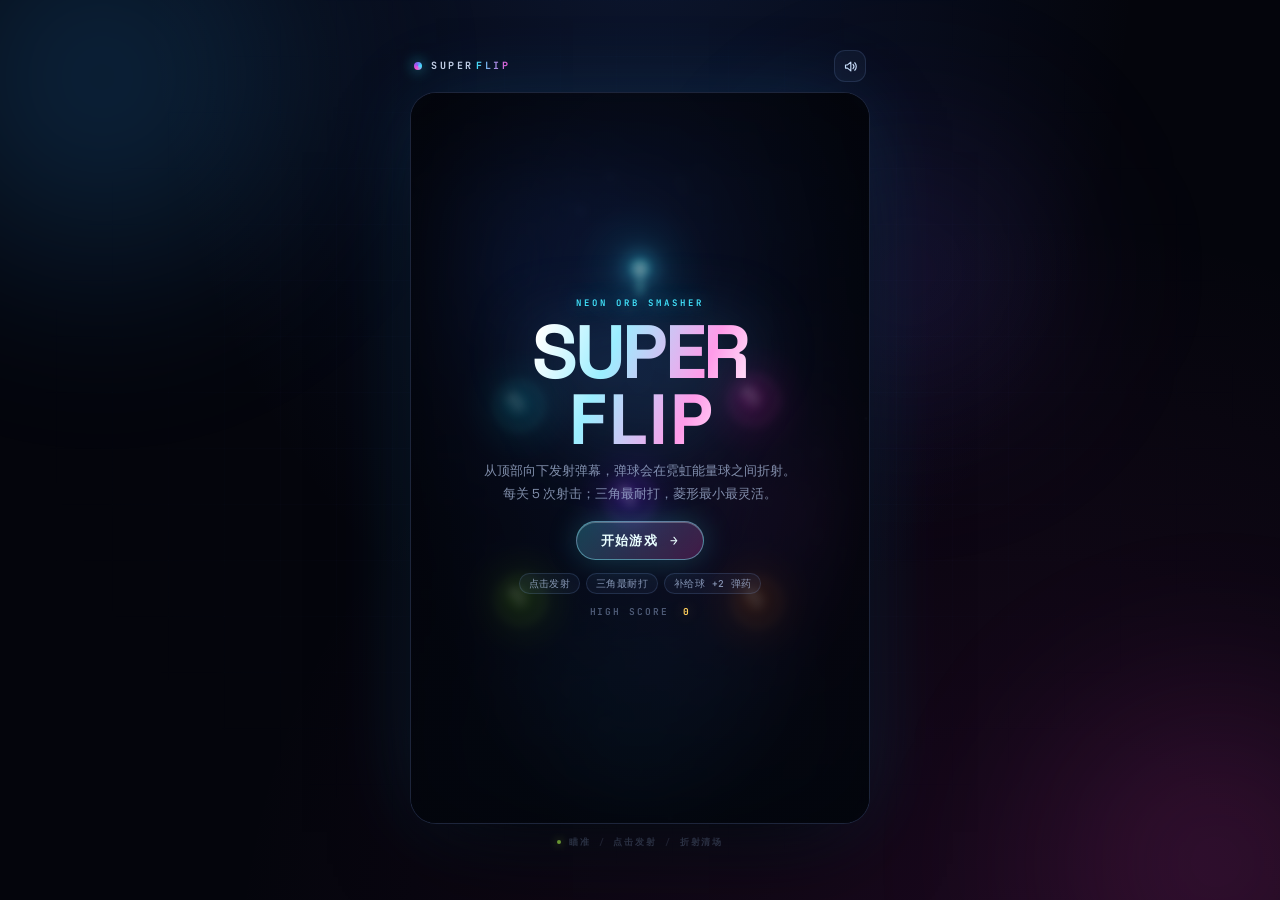
<file: demos/flip/index.html>
<!DOCTYPE html>
<html lang="zh-CN">
<head>
    <meta charset="utf-8">
    <meta name="viewport" content="width=device-width, initial-scale=1, viewport-fit=cover">
    <meta name="theme-color" content="#05060f">
    <meta name="description" content="Super Flip —— 一款霓虹风格的弹球折射街机小游戏。">
    <title>Super Flip · 霓虹弹球</title>
    <link rel="icon" href="data:image/svg+xml,%3Csvg xmlns='http://www.w3.org/2000/svg' viewBox='0 0 64 64'%3E%3Crect width='64' height='64' rx='16' fill='%23070b18'/%3E%3Ccircle cx='32' cy='32' r='16' fill='none' stroke='%2342e8ff' stroke-width='4'/%3E%3Ccircle cx='32' cy='32' r='5' fill='%23ff4fd8'/%3E%3C/svg%3E">
    <link rel="preconnect" href="https://fonts.googleapis.com">
    <link rel="preconnect" href="https://fonts.gstatic.com" crossorigin>
    <link href="https://fonts.googleapis.com/css2?family=JetBrains+Mono:wght@500;700&family=Space+Grotesk:wght@400;500;600;700&display=swap" rel="stylesheet">
    <link rel="stylesheet" href="./styles.css">
</head>
<body>
    <div class="aurora" aria-hidden="true">
        <span class="orb orb-a"></span>
        <span class="orb orb-b"></span>
        <span class="orb orb-c"></span>
    </div>

    <main class="app">
        <header class="topbar">
            <div class="brand">
                <span class="brand-mark"></span>
                <span>SUPER</span><span class="brand-flip">FLIP</span>
            </div>
            <button class="icon-btn" id="soundBtn" type="button" aria-label="静音">
                <svg viewBox="0 0 24 24" fill="none" stroke="currentColor" stroke-width="1.8" stroke-linecap="round" stroke-linejoin="round" aria-hidden="true">
                    <path d="M4 9.5h3.2L12.5 5v14L7.2 14.5H4z"/>
                    <path d="M16 8.6a5 5 0 0 1 0 6.8"/>
                    <path d="M18.8 6a8.6 8.6 0 0 1 0 12"/>
                </svg>
                <span class="slash"></span>
            </button>
        </header>

        <section class="stage" id="stage">
            <canvas id="game" width="440" height="700" aria-label="Super Flip 弹球游戏区域">你的浏览器不支持 Canvas，请使用现代浏览器打开。</canvas>

            <div class="hud">
                <div class="hud-top">
                    <div class="stat">
                        <span class="stat-label">SCORE</span>
                        <span class="stat-value" id="score">0</span>
                    </div>
                    <div class="combo" id="combo" aria-hidden="true">×2</div>
                    <div class="stat stat-right">
                        <span class="stat-label">WAVE</span>
                        <span class="stat-value" id="wave">01</span>
                    </div>
                </div>
                <div class="shots" id="shots">
                    <span class="shots-label">SHOTS</span>
                    <div class="shots-pips" id="shotsPips">
                        <i></i><i></i><i></i><i></i><i></i>
                    </div>
                </div>
                <div class="ammo" id="ammo">
                    <span class="ammo-label">AMMO</span>
                    <div class="ammo-track"><span class="ammo-fill" id="ammoFill"></span></div>
                    <span class="ammo-count" id="ammoCount">0</span>
                </div>
            </div>

            <div class="toast" id="toast" aria-live="polite">
                <span class="toast-title" id="toastTitle"></span>
                <span class="toast-sub" id="toastSub"></span>
            </div>

            <div class="screen is-visible" id="screenStart">
                <div class="screen-inner">
                    <p class="eyebrow">NEON ORB SMASHER</p>
                    <h1 class="title">SUPER<span>FLIP</span></h1>
                    <p class="tagline">从顶部向下发射弹幕，弹球会在霓虹能量球之间折射。<br>每关 5 次射击；三角最耐打，菱形最小最灵活。</p>
                    <button class="cta" id="startBtn" type="button">开始游戏 <span class="arrow">→</span></button>
                    <div class="tips">
                        <span>点击发射</span>
                        <span>三角最耐打</span>
                        <span>补给球 +2 弹药</span>
                    </div>
                    <p class="best-line">HIGH SCORE <b id="bestStart">0</b></p>
                    <p class="boot-hint" id="bootHint" hidden>请在项目目录执行 <code>npm start</code>，再访问 http://localhost:4321</p>
                </div>
            </div>

            <div class="screen" id="screenClear">
                <div class="screen-inner">
                    <p class="eyebrow">WAVE <span id="clearWave">01</span> CLEARED</p>
                    <h2 class="headline">星域清空</h2>
                    <div class="score-big" id="clearScore">0</div>
                    <div class="stats">
                        <div><span>剩余射击</span><b id="clearAmmo">0</b></div>
                        <div><span>清场奖励</span><b id="clearBonus">+0</b></div>
                    </div>
                    <button class="cta" id="nextBtn" type="button">进入下一波 <span class="arrow">→</span></button>
                </div>
            </div>

            <div class="screen" id="screenOver">
                <div class="screen-inner">
                    <p class="eyebrow">OUT OF SHOTS</p>
                    <h2 class="headline">射击次数耗尽</h2>
                    <div class="score-big" id="overScore">0</div>
                    <div class="stats">
                        <div><span>最高分</span><b id="overBest">0</b></div>
                        <div><span>抵达波次</span><b id="overWave">01</b></div>
                    </div>
                    <button class="cta" id="retryBtn" type="button">再来一局 <span class="arrow">↻</span></button>
                </div>
            </div>
        </section>

        <footer class="foot">
            <span class="dot"></span>
            <span>瞄准</span><span class="sep">/</span>
            <span>点击发射</span><span class="sep">/</span>
            <span>折射清场</span>
        </footer>
    </main>

    <script type="module" src="./src/main.js"></script>
    <script>
        // 直接双击打开 file:// 时 ES Module 无法加载，给出启动提示
        window.setTimeout(function () {
            if (!window.__superflipBooted) {
                document.getElementById('bootHint').hidden = false
            }
        }, 1500)
    </script>
</body>
</html>
</file>
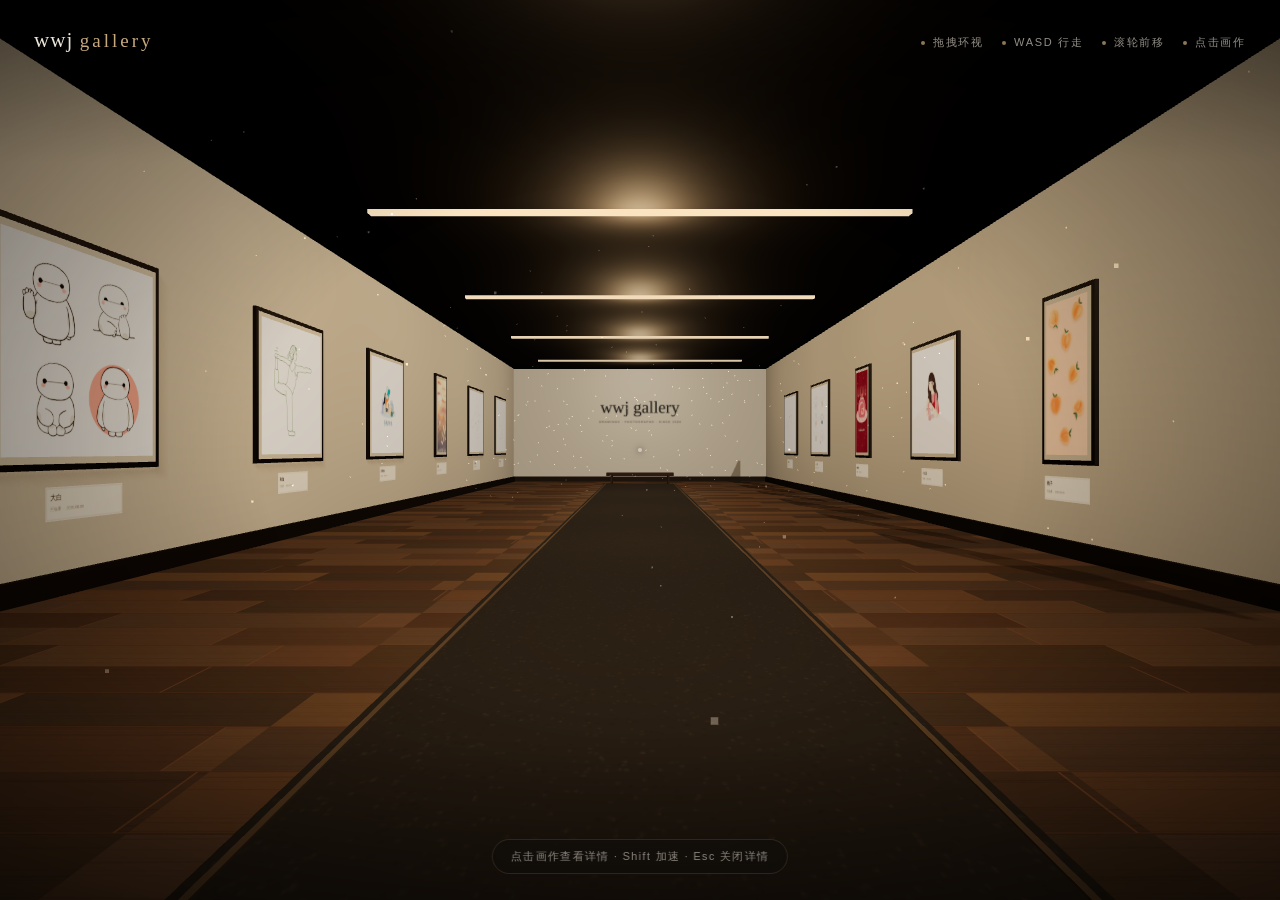
<file: demos/gallery/index.html>
<!DOCTYPE html>
<html lang="zh-CN">
<head>
    <meta charset="UTF-8">
    <meta name="viewport" content="width=device-width, initial-scale=1.0, viewport-fit=cover">
    <meta name="theme-color" content="#0a0908">
    <title>wwj gallery</title>
    <link rel="icon" href="data:image/svg+xml,%3Csvg xmlns='http://www.w3.org/2000/svg' viewBox='0 0 64 64'%3E%3Crect width='64' height='64' fill='%230a0908'/%3E%3Ctext x='32' y='43' font-size='30' text-anchor='middle' fill='%23c8a97e' font-family='Georgia,serif'%3Ew%3C/text%3E%3C/svg%3E">
    <link rel="stylesheet" href="./assets/index.css">
    <script src="./gallery/list.js"></script>
</head>
<body>
    <div id="app"></div>
    <div class="vignette"></div>

    <header class="hud hud-top">
        <a class="brand" href="./">wwj <em>gallery</em></a>
        <div class="hint">
            <span>拖拽环视</span>
            <span>WASD 行走</span>
            <span>滚轮前移</span>
            <span>点击画作</span>
        </div>
    </header>

    <div class="hint-bar">点击画作查看详情 · Shift 加速 · Esc 关闭详情</div>

    <div class="tooltip" id="tooltip"></div>
    <div class="crosshair" aria-hidden="true"></div>

    <div class="intro" id="intro">
        <div class="intro-kicker">A SMALL PRIVATE GALLERY</div>
        <h1 class="intro-title">wwj gallery</h1>
        <div class="intro-sub">正在走进画廊</div>
    </div>

    <div class="loader" id="loader">
        <div class="loader-inner">
            <div class="loader-title">wwj <em>gallery</em></div>
            <div class="loader-sub">正在布展</div>
            <div class="loader-bar"><span id="loaderFill"></span></div>
            <div class="loader-pct" id="loaderPct">0%</div>
        </div>
    </div>

    <div class="detail" id="detail" role="dialog" aria-modal="true" aria-labelledby="detailTitle" aria-hidden="true">
        <div class="detail-backdrop"></div>
        <figure class="detail-card">
            <img id="detailImg" alt="">
            <figcaption>
                <div class="detail-kicker">ARTWORK</div>
                <h2 id="detailTitle"></h2>
                <p id="detailDesc"></p>
                <time id="detailMeta"></time>
            </figcaption>
        </figure>
        <button class="detail-close" id="detailClose" aria-label="关闭">×</button>
    </div>

    <script type="module" src="./src/three/main.js"></script>
</body>
</html>
</file>
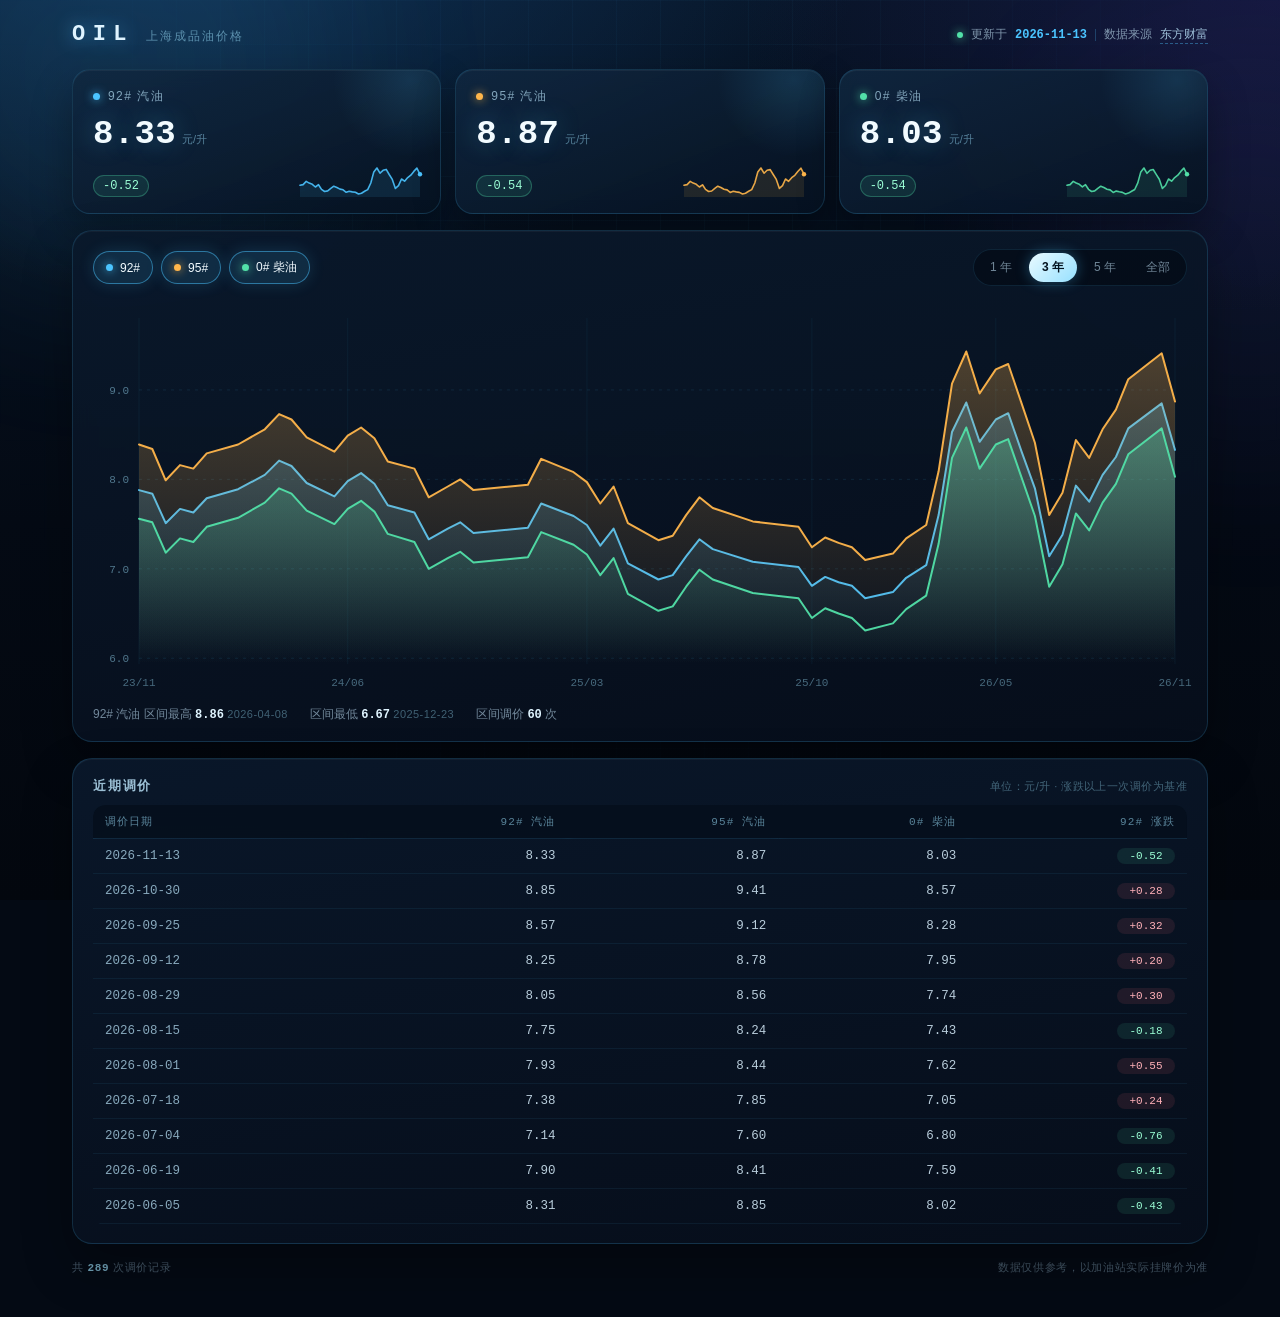
<file: demos/oil_price/index.html>
<!doctype html>
<html lang="zh-CN">

<head>
    <meta charset="UTF-8">
    <meta name="viewport" content="width=device-width, initial-scale=1.0">
    <title>油价走势 · 上海</title>
    <link rel="stylesheet" href="./style.css">
</head>

<body>
    <div class="glow glow-a"></div>
    <div class="glow glow-b"></div>
    <header class="top">
        <div class="brand">
            <span class="brand-mark">OIL</span>
            <span class="brand-sub">上海成品油价格</span>
        </div>
        <div class="top-meta">
            <span class="pulse"></span>
            更新于 <b id="updated">—</b>
            <span class="divider"></span>
            数据来源 <a href="https://data.eastmoney.com/cjsj/yjtz/default.html" target="_blank" rel="noreferrer">东方财富</a>
        </div>
    </header>

    <main class="wrap">
        <section class="price-grid" id="price-grid">
            <article class="price-card" data-key="p92">
                <div class="price-head"><span class="tag tag-92"></span>92# 汽油</div>
                <div class="price-body">
                    <span class="price-value">—</span>
                    <span class="price-unit">元/升</span>
                </div>
                <div class="price-foot">
                    <span class="delta">—</span>
                    <svg class="spark" viewBox="0 0 120 32" preserveAspectRatio="none"></svg>
                </div>
            </article>
            <article class="price-card" data-key="p95">
                <div class="price-head"><span class="tag tag-95"></span>95# 汽油</div>
                <div class="price-body">
                    <span class="price-value">—</span>
                    <span class="price-unit">元/升</span>
                </div>
                <div class="price-foot">
                    <span class="delta">—</span>
                    <svg class="spark" viewBox="0 0 120 32" preserveAspectRatio="none"></svg>
                </div>
            </article>
            <article class="price-card" data-key="p0">
                <div class="price-head"><span class="tag tag-0"></span>0# 柴油</div>
                <div class="price-body">
                    <span class="price-value">—</span>
                    <span class="price-unit">元/升</span>
                </div>
                <div class="price-foot">
                    <span class="delta">—</span>
                    <svg class="spark" viewBox="0 0 120 32" preserveAspectRatio="none"></svg>
                </div>
            </article>
        </section>

        <section class="panel chart-panel">
            <div class="panel-head">
                <div class="legend" id="legend">
                    <button class="chip active" data-series="p92"><i class="dot dot-92"></i>92#</button>
                    <button class="chip active" data-series="p95"><i class="dot dot-95"></i>95#</button>
                    <button class="chip active" data-series="p0"><i class="dot dot-0"></i>0# 柴油</button>
                </div>
                <div class="ranges" id="ranges">
                    <button data-range="1y">1 年</button>
                    <button data-range="3y" class="active">3 年</button>
                    <button data-range="5y">5 年</button>
                    <button data-range="all">全部</button>
                </div>
            </div>
            <div class="chart-wrap" id="chart-wrap">
                <svg id="chart" role="img" aria-label="上海油价历史走势图"></svg>
                <div class="tooltip" id="tooltip" hidden></div>
            </div>
            <div class="chart-foot" id="chart-foot"></div>
        </section>

        <section class="panel table-panel">
            <div class="panel-head">
                <h2>近期调价</h2>
                <span class="hint">单位：元/升 · 涨跌以上一次调价为基准</span>
            </div>
            <div class="table-scroll">
                <table>
                    <thead>
                        <tr>
                            <th>调价日期</th>
                            <th class="num">92# 汽油</th>
                            <th class="num">95# 汽油</th>
                            <th class="num">0# 柴油</th>
                            <th class="num">92# 涨跌</th>
                        </tr>
                    </thead>
                    <tbody id="table-body"></tbody>
                </table>
            </div>
        </section>

        <footer class="foot">
            <span>共 <b id="total">—</b> 次调价记录</span>
            <span>数据仅供参考，以加油站实际挂牌价为准</span>
        </footer>
    </main>

    <script src="./index.js"></script>
</body>

</html>
</file>
<file: demos/flip/styles.css>
:root {
    --bg: #04050c;
    --text: #eef3ff;
    --muted: rgba(176, 193, 226, 0.72);
    --line: rgba(148, 180, 255, 0.14);
    --cyan: #42e8ff;
    --pink: #ff4fd8;
    --violet: #8b5cf6;
    --lime: #b8ff4a;
    --amber: #ffcf5c;
    --font: "Space Grotesk", "PingFang SC", "Hiragino Sans GB", "Microsoft YaHei", system-ui, sans-serif;
    --mono: "JetBrains Mono", ui-monospace, "SFMono-Regular", Menlo, monospace;
    --stage-w: min(94vw, 460px, calc(62.86vh - 96px));
    --stage-w: min(94vw, 460px, calc(62.86dvh - 96px));
}

* {
    box-sizing: border-box;
}

html,
body {
    margin: 0;
}

body {
    min-height: 100vh;
    min-height: 100dvh;
    display: grid;
    place-items: center;
    padding: 18px;
    overflow: hidden;
    background:
        radial-gradient(ellipse at 50% -10%, rgba(46, 96, 200, 0.18), transparent 55%),
        radial-gradient(ellipse at 80% 110%, rgba(190, 40, 160, 0.12), transparent 55%),
        var(--bg);
    color: var(--text);
    font-family: var(--font);
    -webkit-font-smoothing: antialiased;
    text-rendering: optimizeLegibility;
}

body::before {
    content: "";
    position: fixed;
    inset: 0;
    pointer-events: none;
    background-image:
        linear-gradient(rgba(120, 160, 255, 0.045) 1px, transparent 1px),
        linear-gradient(90deg, rgba(120, 160, 255, 0.045) 1px, transparent 1px);
    background-size: 56px 56px;
    mask-image: radial-gradient(ellipse at 50% 44%, #000 12%, transparent 74%);
    -webkit-mask-image: radial-gradient(ellipse at 50% 44%, #000 12%, transparent 74%);
    opacity: 0.7;
}

::selection {
    background: rgba(66, 232, 255, 0.3);
}

/* ------------------------------------------------------------ 背景光晕 */

.aurora {
    position: fixed;
    inset: 0;
    z-index: 0;
    overflow: hidden;
    pointer-events: none;
}

.aurora span {
    position: absolute;
    border-radius: 50%;
    filter: blur(72px);
    will-change: transform;
}

.orb-a {
    width: 48vmax;
    height: 48vmax;
    left: -16vmax;
    top: -18vmax;
    background: radial-gradient(circle, rgba(46, 160, 255, 0.24), transparent 66%);
    animation: drift-a 17s ease-in-out infinite alternate;
}

.orb-b {
    width: 42vmax;
    height: 42vmax;
    right: -16vmax;
    bottom: -18vmax;
    background: radial-gradient(circle, rgba(255, 64, 200, 0.17), transparent 66%);
    animation: drift-b 21s ease-in-out infinite alternate;
}

.orb-c {
    width: 34vmax;
    height: 34vmax;
    right: 12%;
    top: 6%;
    background: radial-gradient(circle, rgba(139, 92, 246, 0.16), transparent 68%);
    animation: drift-a 25s ease-in-out infinite alternate-reverse;
}

/* ------------------------------------------------------------ 布局 */

.app {
    position: relative;
    z-index: 1;
    width: var(--stage-w);
    display: flex;
    flex-direction: column;
    gap: 10px;
}

.topbar {
    display: flex;
    align-items: center;
    justify-content: space-between;
    height: 32px;
    padding: 0 4px;
}

.brand {
    display: flex;
    align-items: center;
    gap: 2px;
    font: 700 10px/1 var(--mono);
    letter-spacing: 0.26em;
    color: rgba(223, 233, 255, 0.9);
}

.brand-mark {
    width: 8px;
    height: 8px;
    margin-right: 7px;
    border-radius: 50%;
    background: conic-gradient(from 90deg, var(--cyan), var(--pink), var(--violet), var(--cyan));
    box-shadow: 0 0 14px rgba(66, 232, 255, 0.75);
    animation: spin 5s linear infinite;
}

.brand-flip {
    background: linear-gradient(90deg, var(--cyan), var(--pink));
    -webkit-background-clip: text;
    background-clip: text;
    color: transparent;
}

.icon-btn {
    position: relative;
    width: 32px;
    height: 32px;
    display: grid;
    place-items: center;
    border: 1px solid var(--line);
    border-radius: 11px;
    background: rgba(150, 185, 255, 0.05);
    color: #cfe3ff;
    cursor: pointer;
    transition: background 0.2s ease, border-color 0.2s ease, color 0.2s ease, transform 0.2s ease;
}

.icon-btn:hover {
    border-color: rgba(160, 220, 255, 0.4);
    background: rgba(150, 185, 255, 0.1);
    color: #fff;
}

.icon-btn:active {
    transform: scale(0.94);
}

.icon-btn svg {
    width: 15px;
    height: 15px;
    transition: opacity 0.2s ease;
}

.icon-btn .slash {
    position: absolute;
    width: 18px;
    height: 1.6px;
    border-radius: 2px;
    background: #ff8fa3;
    box-shadow: 0 0 8px rgba(255, 90, 120, 0.8);
    transform: rotate(-45deg);
    opacity: 0;
    transition: opacity 0.2s ease;
}

.icon-btn.is-muted .slash {
    opacity: 1;
}

.icon-btn.is-muted svg {
    opacity: 0.4;
}

/* ------------------------------------------------------------ 游戏舞台 */

.stage {
    position: relative;
    width: 100%;
    aspect-ratio: 44 / 70;
    border-radius: 26px;
    overflow: hidden;
    isolation: isolate;
    container-type: inline-size;
    background: #050713;
    border: 1px solid rgba(150, 185, 255, 0.17);
    box-shadow:
        0 34px 90px -26px rgba(0, 0, 0, 0.95),
        0 0 90px -18px rgba(50, 160, 255, 0.28),
        inset 0 1px 0 rgba(255, 255, 255, 0.1);
    user-select: none;
    -webkit-user-select: none;
    touch-action: none;
}

.stage::before {
    content: "";
    position: absolute;
    inset: 0;
    z-index: 1;
    pointer-events: none;
    background: linear-gradient(180deg,
        rgba(3, 5, 12, 0.7) 0%,
        rgba(3, 5, 12, 0) 15%,
        rgba(3, 5, 12, 0) 80%,
        rgba(3, 5, 12, 0.5) 100%);
}

.stage::after {
    content: "";
    position: absolute;
    inset: 0;
    z-index: 2;
    pointer-events: none;
    border-radius: inherit;
    box-shadow:
        inset 0 0 64px rgba(0, 0, 0, 0.55),
        inset 0 0 0 1px rgba(255, 255, 255, 0.04);
}

canvas {
    display: block;
    width: 100%;
    height: 100%;
    touch-action: none;
    cursor: crosshair;
}

/* ------------------------------------------------------------ HUD */

.hud {
    position: absolute;
    inset: 0;
    z-index: 3;
    padding: 14px 16px;
    display: flex;
    flex-direction: column;
    gap: 9px;
    pointer-events: none;
    transition: opacity 0.3s ease;
}

.hud.is-hidden {
    opacity: 0;
}

.hud-top {
    display: flex;
    align-items: flex-start;
    justify-content: space-between;
    gap: 8px;
}

.stat {
    display: flex;
    flex-direction: column;
    gap: 3px;
    min-width: 62px;
}

.stat-right {
    align-items: flex-end;
}

.stat-label {
    font: 600 8.5px/1 var(--mono);
    letter-spacing: 0.22em;
    color: rgba(160, 182, 225, 0.62);
}

.stat-value {
    font: 700 clamp(18px, 5.4cqi, 24px)/1 var(--mono);
    letter-spacing: -0.03em;
    color: #f2f7ff;
    text-shadow: 0 0 20px rgba(80, 180, 255, 0.35);
    font-variant-numeric: tabular-nums;
}

.combo {
    margin-top: 6px;
    padding: 4px 9px;
    border: 1px solid rgba(255, 190, 60, 0.4);
    border-radius: 999px;
    background: rgba(255, 190, 60, 0.12);
    box-shadow: 0 0 22px rgba(255, 180, 50, 0.22);
    font: 700 11px/1 var(--mono);
    letter-spacing: 0.04em;
    color: #ffe9a8;
    opacity: 0;
    transform: translateY(-6px) scale(0.8);
    transition: opacity 0.2s ease, transform 0.28s cubic-bezier(0.2, 0.9, 0.3, 1.5);
}

.combo.is-on {
    opacity: 1;
    transform: none;
}

.combo.pop {
    animation: combo-pop 0.28s ease-out;
}

.shots {
    display: flex;
    align-items: center;
    gap: 8px;
}

.shots-label {
    font: 600 8.5px/1 var(--mono);
    letter-spacing: 0.2em;
    color: rgba(160, 182, 225, 0.62);
}

.shots-pips {
    display: flex;
    gap: 5px;
}

.shots-pips i {
    width: 16px;
    height: 5px;
    border-radius: 999px;
    background: linear-gradient(90deg, #ff4fd8, #ffa1ec);
    box-shadow: 0 0 10px rgba(255, 79, 216, 0.5);
    transition: opacity 0.2s ease, transform 0.2s ease, background 0.2s ease, box-shadow 0.2s ease;
}

.shots-pips i.is-used {
    background: rgba(140, 170, 255, 0.16);
    box-shadow: none;
    opacity: 0.5;
    transform: scaleY(0.6);
}

.ammo {
    display: flex;
    align-items: center;
    gap: 8px;
}

.ammo-label {
    font: 600 8.5px/1 var(--mono);
    letter-spacing: 0.2em;
    color: rgba(160, 182, 225, 0.62);
}

.ammo-track {
    position: relative;
    flex: 1;
    height: 4px;
    border-radius: 999px;
    background: rgba(140, 170, 255, 0.13);
    overflow: hidden;
}

.ammo-fill {
    display: block;
    width: 100%;
    height: 100%;
    border-radius: inherit;
    background: linear-gradient(90deg, var(--cyan), #a6f8ff);
    box-shadow: 0 0 12px rgba(66, 232, 255, 0.65);
    transition: width 0.12s linear;
}

.ammo-count {
    min-width: 22px;
    text-align: right;
    font: 700 11px/1 var(--mono);
    color: #dff8ff;
    font-variant-numeric: tabular-nums;
}

.ammo.is-low .ammo-fill {
    background: linear-gradient(90deg, #ff5c7a, #ffb04a);
    box-shadow: 0 0 12px rgba(255, 92, 122, 0.6);
}

.ammo.is-low .ammo-count {
    color: #ff8fa3;
    animation: blink 1s steps(2) infinite;
}

/* ------------------------------------------------------------ 提示与屏幕 */

.toast {
    position: absolute;
    left: 0;
    right: 0;
    top: 30%;
    z-index: 4;
    display: flex;
    flex-direction: column;
    align-items: center;
    gap: 5px;
    pointer-events: none;
    opacity: 0;
    transform: translateY(10px);
    transition: opacity 0.3s ease, transform 0.3s ease;
}

.toast.is-on {
    opacity: 1;
    transform: none;
}

.toast-title {
    font: 700 clamp(22px, 7cqi, 32px)/1 var(--mono);
    letter-spacing: 0.14em;
    color: #eafcff;
    text-shadow:
        0 0 28px rgba(66, 232, 255, 0.75),
        0 0 64px rgba(66, 232, 255, 0.25);
}

.toast-sub {
    font: 500 9.5px/1 var(--mono);
    letter-spacing: 0.24em;
    color: rgba(170, 200, 240, 0.72);
}

.screen {
    position: absolute;
    inset: 0;
    z-index: 6;
    display: flex;
    align-items: center;
    justify-content: center;
    padding: clamp(18px, 6cqi, 30px);
    background: radial-gradient(ellipse at 50% 36%, rgba(16, 28, 58, 0.42), rgba(3, 5, 12, 0.86) 74%);
    backdrop-filter: blur(5px) saturate(1.2);
    -webkit-backdrop-filter: blur(5px) saturate(1.2);
    opacity: 0;
    visibility: hidden;
    transition: opacity 0.35s ease, visibility 0.35s ease;
}

.screen.is-visible {
    opacity: 1;
    visibility: visible;
}

.screen-inner {
    width: 100%;
    display: flex;
    flex-direction: column;
    align-items: center;
    text-align: center;
    gap: clamp(8px, 2.4cqi, 14px);
    transform: translateY(10px) scale(0.985);
    transition: transform 0.5s cubic-bezier(0.16, 0.8, 0.3, 1);
}

.screen.is-visible .screen-inner {
    transform: none;
}

.eyebrow {
    margin: 0;
    font: 600 9px/1 var(--mono);
    letter-spacing: 0.34em;
    color: var(--cyan);
    text-transform: uppercase;
    text-shadow: 0 0 18px rgba(66, 232, 255, 0.65);
}

.title {
    margin: 2px 0 0;
    font: 700 clamp(46px, 16.5cqi, 76px)/0.84 var(--font);
    letter-spacing: -0.045em;
    background: linear-gradient(112deg, #ffffff 4%, #9beeff 34%, #ff9be9 72%, #ffffff 98%);
    -webkit-background-clip: text;
    background-clip: text;
    color: transparent;
    filter: drop-shadow(0 0 34px rgba(90, 190, 255, 0.3));
    animation: title-float 7s ease-in-out infinite alternate;
}

.title span {
    display: block;
    margin-top: 0.07em;
    padding-left: 0.05em;
    font-size: 0.94em;
    letter-spacing: 0.03em;
}

.tagline {
    margin: 0;
    font-size: clamp(11.5px, 3.05cqi, 13px);
    line-height: 1.75;
    color: var(--muted);
}

.cta {
    pointer-events: auto;
    display: inline-flex;
    align-items: center;
    gap: 12px;
    margin-top: 4px;
    padding: 12px 24px;
    border: 1px solid rgba(140, 240, 255, 0.45);
    border-radius: 999px;
    background: linear-gradient(135deg, rgba(66, 232, 255, 0.26), rgba(255, 79, 216, 0.22));
    box-shadow:
        0 0 30px rgba(66, 232, 255, 0.22),
        inset 0 1px 0 rgba(255, 255, 255, 0.25);
    font: 600 13px/1 var(--font);
    letter-spacing: 0.08em;
    color: #eaffff;
    cursor: pointer;
    transition: transform 0.18s ease, box-shadow 0.2s ease, filter 0.2s ease;
}

.cta:hover {
    transform: translateY(-2px);
    filter: brightness(1.12);
    box-shadow:
        0 0 46px rgba(66, 232, 255, 0.4),
        inset 0 1px 0 rgba(255, 255, 255, 0.3);
}

.cta:active {
    transform: scale(0.97);
}

.cta .arrow {
    font-family: var(--mono);
    transition: transform 0.2s ease;
}

.cta:hover .arrow {
    transform: translateX(4px);
}

.tips {
    display: flex;
    flex-wrap: wrap;
    justify-content: center;
    gap: 6px;
    margin-top: 2px;
}

.tips span {
    padding: 5px 9px;
    border: 1px solid rgba(140, 180, 255, 0.16);
    border-radius: 999px;
    background: rgba(140, 180, 255, 0.05);
    font: 500 9.5px/1 var(--mono);
    letter-spacing: 0.04em;
    color: rgba(180, 200, 235, 0.72);
}

.best-line {
    margin: 2px 0 0;
    font: 600 9.5px/1 var(--mono);
    letter-spacing: 0.2em;
    color: rgba(150, 170, 210, 0.5);
}

.best-line b {
    margin-left: 6px;
    color: var(--amber);
    text-shadow: 0 0 14px rgba(255, 207, 92, 0.45);
    font-variant-numeric: tabular-nums;
}

.boot-hint {
    margin: 2px 0 0;
    font: 500 10px/1.6 var(--mono);
    color: rgba(255, 196, 120, 0.9);
}

.boot-hint code {
    padding: 1px 5px;
    border-radius: 5px;
    background: rgba(255, 196, 120, 0.12);
    font-family: var(--mono);
    color: #ffe0b0;
}

.headline {
    margin: 0;
    font: 700 clamp(26px, 8.6cqi, 40px)/1.1 var(--font);
    letter-spacing: 0.02em;
    background: linear-gradient(100deg, #eafcff, #7de9ff 55%, #ff8ee8);
    -webkit-background-clip: text;
    background-clip: text;
    color: transparent;
    filter: drop-shadow(0 0 26px rgba(80, 200, 255, 0.25));
}

.score-big {
    font: 700 clamp(34px, 11.5cqi, 52px)/1 var(--mono);
    letter-spacing: -0.04em;
    color: #fff;
    text-shadow: 0 0 30px rgba(66, 232, 255, 0.45);
    font-variant-numeric: tabular-nums;
}

.stats {
    display: flex;
    gap: 10px;
    width: 100%;
    max-width: 300px;
}

.stats > div {
    flex: 1;
    display: flex;
    flex-direction: column;
    gap: 5px;
    padding: 10px 12px;
    border: 1px solid rgba(140, 180, 255, 0.12);
    border-radius: 14px;
    background: rgba(140, 180, 255, 0.05);
}

.stats span {
    font: 500 8.5px/1 var(--mono);
    letter-spacing: 0.16em;
    color: rgba(160, 182, 225, 0.6);
    text-transform: uppercase;
}

.stats b {
    font: 700 clamp(16px, 5cqi, 20px)/1 var(--mono);
    color: #eef8ff;
    font-variant-numeric: tabular-nums;
}

#overBest {
    color: var(--amber);
    text-shadow: 0 0 16px rgba(255, 207, 92, 0.4);
}

/* ------------------------------------------------------------ 页脚 */

.foot {
    display: flex;
    align-items: center;
    justify-content: center;
    gap: 8px;
    height: 16px;
    font: 600 8.5px/1 var(--mono);
    letter-spacing: 0.22em;
    text-transform: uppercase;
    color: rgba(140, 160, 200, 0.46);
}

.foot .dot {
    width: 4px;
    height: 4px;
    border-radius: 50%;
    background: var(--lime);
    box-shadow: 0 0 8px rgba(184, 255, 74, 0.9);
    animation: blink 2.4s ease-in-out infinite;
}

.foot .sep {
    opacity: 0.35;
}

/* ------------------------------------------------------------ 动画 */

@keyframes spin {
    to {
        transform: rotate(360deg);
    }
}

@keyframes drift-a {
    from {
        transform: translate3d(-3%, -2%, 0) scale(1);
    }
    to {
        transform: translate3d(7%, 5%, 0) scale(1.14);
    }
}

@keyframes drift-b {
    from {
        transform: translate3d(2%, 3%, 0) scale(1.08);
    }
    to {
        transform: translate3d(-6%, -4%, 0) scale(1);
    }
}

@keyframes blink {
    0%,
    100% {
        opacity: 1;
    }
    50% {
        opacity: 0.35;
    }
}

@keyframes combo-pop {
    0% {
        transform: scale(1);
    }
    35% {
        transform: scale(1.22);
    }
    100% {
        transform: scale(1);
    }
}

@keyframes title-float {
    from {
        transform: translateY(0);
    }
    to {
        transform: translateY(-6px);
    }
}

@media (prefers-reduced-motion: reduce) {
    *,
    *::before,
    *::after {
        animation-duration: 0.01ms !important;
        animation-iteration-count: 1 !important;
        transition-duration: 0.01ms !important;
    }
}
</file>
<file: demos/gallery/assets/index.css>
:root {
    --bg: #0a0908;
    --ink: #ece5d9;
    --muted: #9b9184;
    --accent: #c8a97e;
    --line: rgba(200, 169, 126, 0.22);
    --serif: "Songti SC", "Noto Serif SC", "Times New Roman", Georgia, serif;
    --sans: "PingFang SC", "Hiragino Sans GB", "Helvetica Neue", Arial, sans-serif;
}

* { box-sizing: border-box; }

html, body {
    margin: 0;
    padding: 0;
    width: 100%;
    height: 100%;
    background: var(--bg);
    color: var(--ink);
    font-family: var(--sans);
    overflow: hidden;
}

body {
    -webkit-font-smoothing: antialiased;
    overscroll-behavior: none;
}

#app, .gallery-canvas {
    position: fixed;
    inset: 0;
    width: 100%;
    height: 100%;
    display: block;
}

.gallery-canvas {
    cursor: grab;
    touch-action: none;
    outline: none;
}
.gallery-canvas.is-pointing { cursor: pointer; }
.gallery-canvas.is-grabbing { cursor: grabbing; }

/* cinematic vignette */
.vignette {
    position: fixed;
    inset: 0;
    pointer-events: none;
    z-index: 2;
    background:
        radial-gradient(ellipse at center, transparent 42%, rgba(0, 0, 0, 0.55) 100%),
        linear-gradient(to bottom, rgba(0, 0, 0, 0.28), transparent 18%, transparent 82%, rgba(0, 0, 0, 0.38));
}

/* ---------------- HUD ---------------- */
.hud {
    position: fixed;
    left: 0;
    right: 0;
    z-index: 10;
    display: flex;
    align-items: flex-start;
    justify-content: space-between;
    padding: 28px 34px;
    pointer-events: none;
    opacity: 0;
    transition: opacity 1.2s ease 0.3s;
}
body.is-ready .hud { opacity: 1; }

.brand {
    font-family: var(--serif);
    font-size: 21px;
    letter-spacing: 0.05em;
    color: var(--ink);
    text-decoration: none;
    pointer-events: auto;
    text-shadow: 0 2px 18px rgba(0, 0, 0, 0.65);
}
.brand em {
    font-style: normal;
    color: var(--accent);
    letter-spacing: 0.16em;
    font-size: 19px;
}

.hint {
    display: flex;
    gap: 18px;
    font-size: 11px;
    letter-spacing: 0.16em;
    color: rgba(236, 229, 217, 0.62);
    text-transform: uppercase;
    padding-top: 7px;
    text-shadow: 0 1px 10px rgba(0, 0, 0, 0.7);
}
.hint span { position: relative; padding-left: 12px; }
.hint span::before {
    content: "";
    position: absolute;
    left: 0;
    top: 50%;
    width: 4px;
    height: 4px;
    margin-top: -2px;
    border-radius: 50%;
    background: var(--accent);
    opacity: 0.7;
}

.hint-bar {
    position: fixed;
    left: 50%;
    bottom: 26px;
    transform: translateX(-50%);
    z-index: 10;
    padding: 9px 18px;
    font-size: 11px;
    letter-spacing: 0.12em;
    color: rgba(236, 229, 217, 0.56);
    background: rgba(14, 12, 10, 0.5);
    border: 1px solid rgba(200, 169, 126, 0.16);
    border-radius: 999px;
    backdrop-filter: blur(8px);
    -webkit-backdrop-filter: blur(8px);
    white-space: nowrap;
    pointer-events: none;
    opacity: 0;
    transition: opacity 1.2s ease 0.6s;
}
body.is-ready .hint-bar { opacity: 1; }

.crosshair {
    position: fixed;
    left: 50%;
    top: 50%;
    width: 4px;
    height: 4px;
    margin: -2px 0 0 -2px;
    border-radius: 50%;
    background: rgba(236, 229, 217, 0.55);
    box-shadow: 0 0 6px rgba(0, 0, 0, 0.6);
    pointer-events: none;
    z-index: 9;
    opacity: 0;
    transition: opacity 1s ease 0.8s;
}
body.is-ready .crosshair { opacity: 1; }

.tooltip {
    position: fixed;
    left: 0;
    top: 0;
    z-index: 20;
    padding: 7px 13px;
    font-size: 12px;
    letter-spacing: 0.08em;
    color: var(--ink);
    background: rgba(12, 10, 8, 0.82);
    border: 1px solid var(--line);
    border-radius: 3px;
    pointer-events: none;
    opacity: 0;
    transform: translate(14px, 14px);
    transition: opacity 0.18s ease;
    backdrop-filter: blur(6px);
    -webkit-backdrop-filter: blur(6px);
    white-space: nowrap;
}
.tooltip.is-visible { opacity: 1; }

/* ---------------- intro ---------------- */
.intro {
    position: fixed;
    inset: 0;
    z-index: 22;
    display: flex;
    flex-direction: column;
    align-items: center;
    justify-content: center;
    gap: 14px;
    pointer-events: none;
    background: radial-gradient(ellipse at center, rgba(0, 0, 0, 0.28), rgba(0, 0, 0, 0.62));
    opacity: 1;
    transition: opacity 1.3s ease;
}
.intro.is-hidden { opacity: 0; }

.intro-kicker {
    font-size: 10px;
    letter-spacing: 0.5em;
    color: var(--accent);
    padding-left: 0.5em;
    animation: fadeUp 1.4s ease both 0.2s;
}
.intro-title {
    margin: 0;
    font-family: var(--serif);
    font-weight: 500;
    font-size: clamp(44px, 7vw, 84px);
    letter-spacing: 0.06em;
    color: #f6efe2;
    text-shadow: 0 4px 40px rgba(0, 0, 0, 0.75);
    animation: fadeUp 1.4s ease both 0.35s;
}
.intro-sub {
    font-size: 12px;
    letter-spacing: 0.34em;
    color: rgba(236, 229, 217, 0.6);
    padding-left: 0.34em;
    animation: fadeUp 1.4s ease both 0.55s;
}
.intro-sub::after {
    content: "";
    display: inline-block;
    width: 3px;
    height: 3px;
    margin-left: 10px;
    border-radius: 50%;
    background: var(--accent);
    vertical-align: middle;
    animation: blink 1.6s ease-in-out infinite;
}

@keyframes fadeUp {
    from { opacity: 0; transform: translateY(14px); }
    to { opacity: 1; transform: translateY(0); }
}
@keyframes blink {
    0%, 100% { opacity: 0.15; }
    50% { opacity: 1; }
}

/* ---------------- loader ---------------- */
.loader {
    position: fixed;
    inset: 0;
    z-index: 30;
    display: flex;
    align-items: center;
    justify-content: center;
    background: #0a0908;
    transition: opacity 0.9s ease, visibility 0.9s;
}
.loader.is-hidden {
    opacity: 0;
    visibility: hidden;
}

.loader-inner {
    width: min(300px, 70vw);
    text-align: center;
}
.loader-title {
    font-family: var(--serif);
    font-size: 27px;
    letter-spacing: 0.08em;
    color: var(--ink);
}
.loader-title em {
    font-style: normal;
    color: var(--accent);
    letter-spacing: 0.2em;
    font-size: 24px;
}
.loader-sub {
    margin-top: 10px;
    font-size: 10px;
    letter-spacing: 0.32em;
    color: var(--muted);
    padding-left: 0.32em;
}
.loader-bar {
    margin: 26px auto 12px;
    width: 100%;
    height: 1px;
    background: rgba(236, 229, 217, 0.14);
    overflow: hidden;
}
.loader-bar span {
    display: block;
    width: 0%;
    height: 100%;
    background: linear-gradient(90deg, rgba(200, 169, 126, 0.4), var(--accent));
    transition: width 0.35s ease;
}
.loader-pct {
    font-size: 10px;
    letter-spacing: 0.2em;
    color: var(--muted);
    font-variant-numeric: tabular-nums;
}

/* ---------------- detail ---------------- */
.detail {
    position: fixed;
    inset: 0;
    z-index: 40;
    display: flex;
    align-items: center;
    justify-content: center;
    padding: 4vh 4vw;
    opacity: 0;
    visibility: hidden;
    transition: opacity 0.35s ease, visibility 0.35s;
}
.detail.is-open {
    opacity: 1;
    visibility: visible;
}

.detail-backdrop {
    position: absolute;
    inset: 0;
    background: rgba(6, 5, 4, 0.9);
    backdrop-filter: blur(16px);
    -webkit-backdrop-filter: blur(16px);
}

.detail-card {
    position: relative;
    display: flex;
    align-items: stretch;
    margin: 0;
    max-width: min(1180px, 92vw);
    max-height: 86vh;
    background: #13100d;
    border: 1px solid rgba(200, 169, 126, 0.22);
    box-shadow: 0 40px 120px rgba(0, 0, 0, 0.7);
    transform: translateY(16px) scale(0.99);
    transition: transform 0.5s cubic-bezier(0.22, 1, 0.36, 1);
}
.detail.is-open .detail-card { transform: translateY(0) scale(1); }

.detail-card img {
    display: block;
    max-height: 86vh;
    max-width: min(780px, 66vw);
    object-fit: contain;
    background: #0b0908;
}

.detail-card figcaption {
    width: 300px;
    flex: 0 0 300px;
    padding: 44px 34px 36px;
    display: flex;
    flex-direction: column;
}

.detail-kicker {
    font-size: 9px;
    letter-spacing: 0.42em;
    color: var(--accent);
    margin-bottom: 20px;
}
.detail-card h2 {
    margin: 0 0 16px;
    font-family: var(--serif);
    font-weight: 500;
    font-size: 28px;
    line-height: 1.35;
    letter-spacing: 0.04em;
    color: #f2ebde;
}
.detail-card p {
    margin: 0 0 24px;
    font-size: 13px;
    line-height: 1.9;
    color: rgba(236, 229, 217, 0.72);
}
.detail-card time {
    margin-top: auto;
    font-size: 11px;
    letter-spacing: 0.14em;
    color: var(--muted);
    border-top: 1px solid rgba(200, 169, 126, 0.16);
    padding-top: 18px;
}

.detail-close {
    position: absolute;
    top: 26px;
    right: 32px;
    z-index: 42;
    width: 44px;
    height: 44px;
    border: 1px solid rgba(200, 169, 126, 0.3);
    border-radius: 50%;
    background: rgba(14, 12, 10, 0.6);
    color: var(--ink);
    font-size: 24px;
    line-height: 1;
    cursor: pointer;
    transition: border-color 0.2s ease, background 0.2s ease, transform 0.2s ease;
}
.detail-close:hover {
    border-color: var(--accent);
    background: rgba(200, 169, 126, 0.12);
    transform: rotate(90deg);
}

/* ---------------- responsive ---------------- */
@media (max-width: 820px) {
    .hud { padding: 20px 20px; }
    .hint { display: none; }
    .hint-bar {
        bottom: 18px;
        font-size: 10px;
        padding: 8px 14px;
    }
    .detail { padding: 2vh 2vw; }
    .detail-card {
        flex-direction: column;
        max-height: 92vh;
        overflow-y: auto;
    }
    .detail-card img {
        max-width: 92vw;
        max-height: 58vh;
        width: auto;
        margin: 0 auto;
    }
    .detail-card figcaption {
        width: auto;
        flex: 0 0 auto;
        padding: 24px 22px 28px;
    }
    .detail-card h2 { font-size: 22px; }
    .detail-close { top: 14px; right: 14px; width: 38px; height: 38px; }
}
</file>
<file: demos/oil_price/style.css>
:root {
    --cyan: #4bc4ff;
    --amber: #ffb64b;
    --green: #52e0a8;
    --red: #ff6b7a;
    --bg: #040a14;
    --panel: rgba(9, 22, 39, 0.78);
    --line: rgba(75, 196, 255, 0.16);
    --text: #eaf7ff;
    --muted: rgba(169, 198, 218, 0.72);
}

* {
    box-sizing: border-box;
}

html {
    background: var(--bg);
}

body {
    margin: 0;
    min-height: 100vh;
    font-family: "PingFang SC", -apple-system, BlinkMacSystemFont, "Segoe UI", sans-serif;
    color: var(--text);
    background:
        radial-gradient(1100px 620px at 15% -10%, rgba(18, 62, 104, 0.75) 0%, rgba(4, 10, 20, 0) 62%),
        radial-gradient(900px 520px at 100% 0%, rgba(38, 30, 92, 0.45) 0%, rgba(4, 10, 20, 0) 60%),
        linear-gradient(180deg, #071426 0%, #040a14 58%, #03070e 100%);
    background-attachment: fixed;
}

body::before {
    content: "";
    position: fixed;
    inset: 0;
    pointer-events: none;
    background-image:
        linear-gradient(rgba(75, 196, 255, 0.035) 1px, transparent 1px),
        linear-gradient(90deg, rgba(75, 196, 255, 0.035) 1px, transparent 1px);
    background-size: 44px 44px;
    mask-image: radial-gradient(ellipse at 50% 20%, #000 20%, transparent 78%);
}

.glow {
    position: fixed;
    border-radius: 50%;
    filter: blur(90px);
    pointer-events: none;
    opacity: 0.5;
}

.glow-a {
    top: -160px;
    left: -120px;
    width: 460px;
    height: 460px;
    background: rgba(75, 196, 255, 0.16);
}

.glow-b {
    top: 40px;
    right: -180px;
    width: 420px;
    height: 420px;
    background: rgba(126, 92, 255, 0.12);
}

.top {
    position: relative;
    z-index: 2;
    display: flex;
    align-items: center;
    justify-content: space-between;
    flex-wrap: wrap;
    gap: 10px;
    max-width: 1180px;
    margin: 0 auto;
    padding: 22px 22px 18px;
}

.brand {
    display: flex;
    align-items: baseline;
    gap: 12px;
}

.brand-mark {
    font-family: ui-monospace, SFMono-Regular, Menlo, monospace;
    font-size: 22px;
    font-weight: 800;
    letter-spacing: 0.34em;
    color: #dff4ff;
    text-shadow: 0 0 18px rgba(75, 196, 255, 0.65);
}

.brand-sub {
    font-size: 12px;
    letter-spacing: 0.16em;
    color: rgba(159, 228, 255, 0.52);
}

.top-meta {
    display: flex;
    align-items: center;
    gap: 8px;
    font-size: 12px;
    color: var(--muted);
}

.top-meta b {
    font-family: ui-monospace, SFMono-Regular, Menlo, monospace;
    font-weight: 600;
    color: var(--cyan);
}

.top-meta a {
    color: rgba(191, 233, 255, 0.8);
    text-decoration: none;
    border-bottom: 1px dashed rgba(75, 196, 255, 0.4);
}

.top-meta a:hover {
    color: #fff;
}

.pulse {
    width: 6px;
    height: 6px;
    border-radius: 50%;
    background: var(--green);
    box-shadow: 0 0 10px var(--green);
    animation: pulse 2.2s ease-in-out infinite;
}

.divider {
    width: 1px;
    height: 12px;
    background: rgba(75, 196, 255, 0.25);
}

.wrap {
    position: relative;
    z-index: 2;
    max-width: 1180px;
    margin: 0 auto;
    padding: 4px 22px 40px;
}

.price-grid {
    display: grid;
    grid-template-columns: repeat(3, minmax(0, 1fr));
    gap: 14px;
}

.price-card {
    position: relative;
    overflow: hidden;
    padding: 18px 20px 16px;
    border: 1px solid var(--line);
    border-radius: 18px;
    background:
        linear-gradient(160deg, rgba(23, 58, 92, 0.42), rgba(6, 16, 30, 0.55)),
        var(--panel);
    box-shadow: 0 18px 40px rgba(0, 0, 0, 0.32), inset 0 1px 0 rgba(255, 255, 255, 0.05);
    backdrop-filter: blur(10px);
}

.price-card::after {
    content: "";
    position: absolute;
    right: -50px;
    top: -70px;
    width: 160px;
    height: 160px;
    border-radius: 50%;
    background: radial-gradient(circle, rgba(75, 196, 255, 0.14), transparent 68%);
    pointer-events: none;
}

.price-head {
    display: flex;
    align-items: center;
    gap: 8px;
    font-size: 12px;
    letter-spacing: 0.12em;
    color: rgba(191, 233, 255, 0.66);
}

.tag {
    width: 7px;
    height: 7px;
    border-radius: 50%;
}

.tag-92,
.dot-92 {
    background: var(--cyan);
    box-shadow: 0 0 10px rgba(75, 196, 255, 0.9);
}

.tag-95,
.dot-95 {
    background: var(--amber);
    box-shadow: 0 0 10px rgba(255, 182, 75, 0.9);
}

.tag-0,
.dot-0 {
    background: var(--green);
    box-shadow: 0 0 10px rgba(82, 224, 168, 0.9);
}

.price-body {
    display: flex;
    align-items: baseline;
    gap: 6px;
    margin: 10px 0 12px;
}

.price-value {
    font-family: ui-monospace, SFMono-Regular, Menlo, monospace;
    font-size: 34px;
    font-weight: 700;
    letter-spacing: 0.01em;
    color: #f2fbff;
    text-shadow: 0 0 24px rgba(75, 196, 255, 0.35);
}

.price-unit {
    font-size: 11px;
    color: rgba(159, 228, 255, 0.5);
}

.price-foot {
    display: flex;
    align-items: flex-end;
    justify-content: space-between;
    gap: 12px;
}

.delta {
    display: inline-flex;
    align-items: center;
    gap: 4px;
    padding: 3px 9px;
    font-family: ui-monospace, SFMono-Regular, Menlo, monospace;
    font-size: 12px;
    border-radius: 999px;
    color: var(--muted);
    background: rgba(255, 255, 255, 0.04);
    border: 1px solid rgba(255, 255, 255, 0.07);
}

.delta.up {
    color: #ffb1b9;
    background: rgba(255, 107, 122, 0.1);
    border-color: rgba(255, 107, 122, 0.32);
}

.delta.down {
    color: #9bffd6;
    background: rgba(82, 224, 168, 0.1);
    border-color: rgba(82, 224, 168, 0.3);
}

.spark {
    width: 120px;
    height: 32px;
    overflow: visible;
}

.panel {
    margin-top: 16px;
    padding: 18px 20px;
    border: 1px solid var(--line);
    border-radius: 20px;
    background:
        linear-gradient(170deg, rgba(10, 27, 47, 0.62), rgba(5, 12, 23, 0.62)),
        var(--panel);
    box-shadow: 0 22px 50px rgba(0, 0, 0, 0.32), inset 0 1px 0 rgba(255, 255, 255, 0.04);
    backdrop-filter: blur(10px);
}

.panel-head {
    display: flex;
    align-items: center;
    justify-content: space-between;
    flex-wrap: wrap;
    gap: 12px;
    margin-bottom: 10px;
}

.legend {
    display: flex;
    gap: 8px;
    flex-wrap: wrap;
}

.chip {
    display: inline-flex;
    align-items: center;
    gap: 7px;
    padding: 7px 12px;
    font-family: inherit;
    font-size: 12px;
    color: rgba(191, 233, 255, 0.6);
    background: rgba(255, 255, 255, 0.03);
    border: 1px solid rgba(75, 196, 255, 0.16);
    border-radius: 999px;
    cursor: pointer;
    transition: 0.2s;
}

.chip:hover {
    color: #eaf7ff;
    border-color: rgba(143, 232, 255, 0.45);
}

.chip.active {
    color: #f2fbff;
    background: rgba(75, 196, 255, 0.12);
    border-color: rgba(75, 196, 255, 0.5);
    box-shadow: 0 0 16px rgba(75, 196, 255, 0.16);
}

.chip .dot {
    width: 7px;
    height: 7px;
    border-radius: 50%;
}

.ranges {
    display: flex;
    gap: 4px;
    padding: 3px;
    background: rgba(3, 9, 18, 0.55);
    border: 1px solid rgba(75, 196, 255, 0.12);
    border-radius: 999px;
}

.ranges button {
    padding: 6px 13px;
    font-family: inherit;
    font-size: 12px;
    color: rgba(169, 198, 218, 0.65);
    background: transparent;
    border: 0;
    border-radius: 999px;
    cursor: pointer;
    transition: 0.2s;
}

.ranges button:hover {
    color: #eaf7ff;
}

.ranges button.active {
    color: #04121f;
    font-weight: 600;
    background: linear-gradient(135deg, #e9faff, #96e0ff);
    box-shadow: 0 0 14px rgba(75, 196, 255, 0.35);
}

.chart-wrap {
    position: relative;
    height: 400px;
    margin: 4px -6px 0;
}

#chart {
    display: block;
    width: 100%;
    height: 100%;
    overflow: visible;
}

.chart-foot {
    display: flex;
    flex-wrap: wrap;
    gap: 8px 22px;
    padding-top: 10px;
    font-size: 12px;
    color: rgba(169, 198, 218, 0.66);
}

.chart-foot b {
    font-family: ui-monospace, SFMono-Regular, Menlo, monospace;
    font-weight: 600;
    color: #dff4ff;
}

.chart-foot .up b {
    color: #ffb1b9;
}

.chart-foot .down b {
    color: #9bffd6;
}

.tooltip {
    position: absolute;
    z-index: 5;
    min-width: 148px;
    padding: 10px 12px;
    font-size: 12px;
    color: #eaf7ff;
    background: rgba(4, 12, 23, 0.94);
    border: 1px solid rgba(75, 196, 255, 0.3);
    border-radius: 12px;
    box-shadow: 0 14px 34px rgba(0, 0, 0, 0.55), 0 0 18px rgba(75, 196, 255, 0.12);
    pointer-events: none;
    transform: translate(-50%, -100%);
    transition: opacity 0.12s ease;
    backdrop-filter: blur(8px);
}

.tooltip-date {
    font-family: ui-monospace, SFMono-Regular, Menlo, monospace;
    font-size: 11px;
    letter-spacing: 0.08em;
    color: rgba(159, 228, 255, 0.6);
    margin-bottom: 7px;
}

.tooltip-row {
    display: flex;
    align-items: center;
    justify-content: space-between;
    gap: 16px;
    line-height: 1.9;
    color: rgba(234, 247, 255, 0.86);
}

.tooltip-row i {
    width: 7px;
    height: 7px;
    border-radius: 50%;
    margin-right: 6px;
}

.tooltip-row b {
    font-family: ui-monospace, SFMono-Regular, Menlo, monospace;
    font-weight: 600;
    color: #fff;
}

.chart-error {
    display: flex;
    align-items: center;
    justify-content: center;
    height: 100%;
    text-align: center;
    font-size: 13px;
    line-height: 2;
    color: rgba(169, 198, 218, 0.7);
}

.table-panel h2 {
    margin: 0;
    font-size: 13px;
    font-weight: 600;
    letter-spacing: 0.14em;
    color: rgba(191, 233, 255, 0.8);
}

.hint {
    font-size: 11px;
    color: rgba(159, 228, 255, 0.38);
    letter-spacing: 0.04em;
}

.table-scroll {
    max-height: 420px;
    overflow: auto;
    border-radius: 12px;
}

table {
    width: 100%;
    min-width: 520px;
    border-collapse: collapse;
    font-size: 12.5px;
}

th,
td {
    white-space: nowrap;
}

th {
    position: sticky;
    top: 0;
    z-index: 1;
    padding: 9px 12px;
    font-weight: 500;
    font-size: 11px;
    letter-spacing: 0.1em;
    text-align: left;
    color: rgba(159, 228, 255, 0.55);
    background: rgba(6, 16, 30, 0.96);
    border-bottom: 1px solid rgba(75, 196, 255, 0.18);
    backdrop-filter: blur(6px);
}

td {
    padding: 9px 12px;
    border-bottom: 1px solid rgba(75, 196, 255, 0.07);
    color: rgba(214, 236, 250, 0.86);
}

tbody tr:hover td {
    background: rgba(75, 196, 255, 0.05);
}

.num {
    text-align: right;
    font-family: ui-monospace, SFMono-Regular, Menlo, monospace;
}

td.date {
    font-family: ui-monospace, SFMono-Regular, Menlo, monospace;
    color: rgba(191, 233, 255, 0.7);
}

.badge {
    display: inline-block;
    min-width: 58px;
    padding: 2px 8px;
    font-size: 11px;
    text-align: center;
    border-radius: 999px;
    color: rgba(169, 198, 218, 0.75);
    background: rgba(255, 255, 255, 0.04);
}

.badge.up {
    color: #ffb1b9;
    background: rgba(255, 107, 122, 0.1);
}

.badge.down {
    color: #9bffd6;
    background: rgba(82, 224, 168, 0.1);
}

.foot {
    display: flex;
    align-items: center;
    justify-content: space-between;
    flex-wrap: wrap;
    gap: 8px;
    margin-top: 16px;
    font-size: 11px;
    letter-spacing: 0.06em;
    color: rgba(159, 196, 220, 0.42);
}

.foot b {
    font-family: ui-monospace, SFMono-Regular, Menlo, monospace;
    font-weight: 600;
    color: rgba(159, 228, 255, 0.7);
}

@keyframes pulse {
    0%,
    100% {
        opacity: 1;
        transform: scale(1);
    }
    50% {
        opacity: 0.35;
        transform: scale(0.8);
    }
}

@media (max-width: 860px) {
    .price-grid {
        grid-template-columns: repeat(2, minmax(0, 1fr));
    }
    .chart-wrap {
        height: 340px;
    }
}

@media (max-width: 620px) {
    .top {
        padding: 16px 16px 12px;
    }
    .brand-mark {
        font-size: 18px;
    }
    .brand-sub {
        font-size: 10px;
    }
    .top-meta {
        font-size: 11px;
    }
    .wrap {
        padding: 2px 14px 30px;
    }
    .price-grid {
        grid-template-columns: 1fr;
        gap: 10px;
    }
    .price-card {
        padding: 14px 16px;
    }
    .price-value {
        font-size: 28px;
    }
    .panel {
        padding: 14px;
        border-radius: 16px;
    }
    .chart-wrap {
        height: 300px;
        margin: 4px -10px 0;
    }
    .spark {
        width: 96px;
    }
    .hint {
        display: none;
    }
    .table-scroll {
        max-height: 360px;
    }
    th,
    td {
        padding: 8px 10px;
    }
}
</file>
